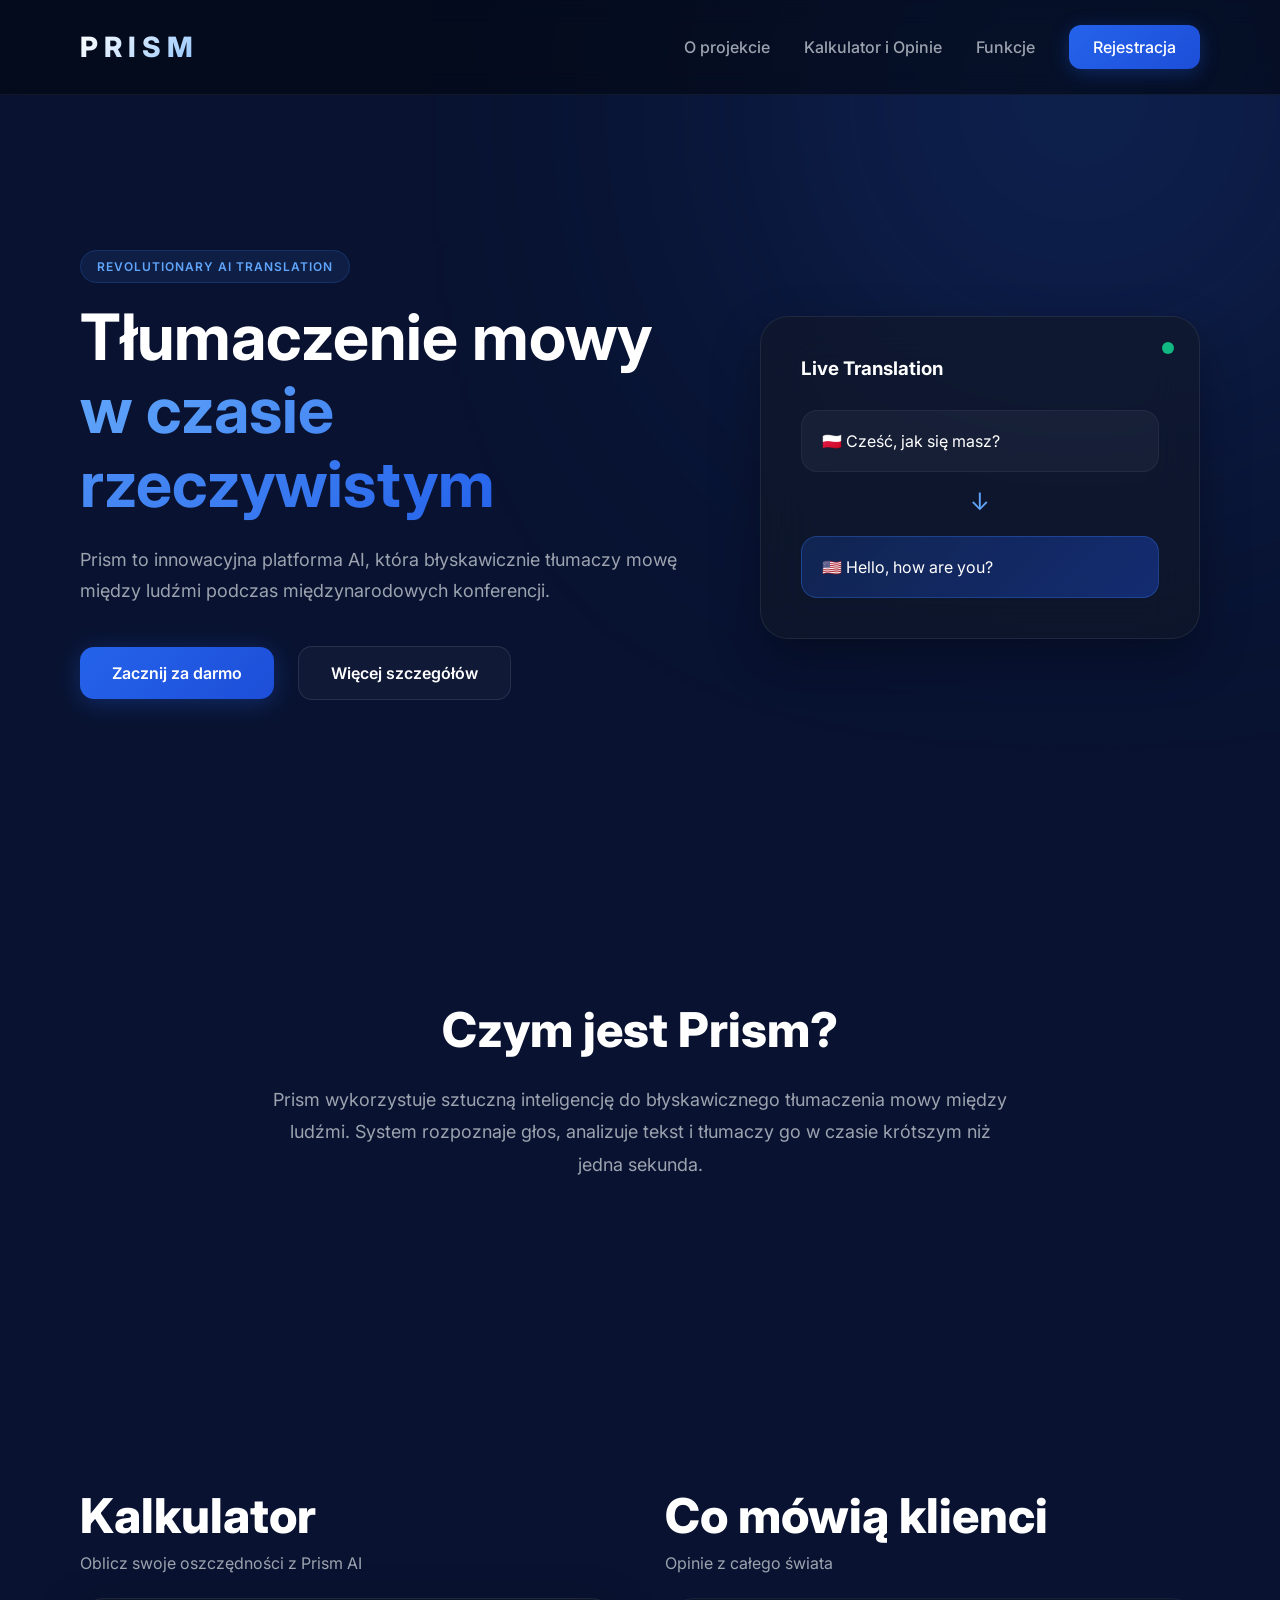
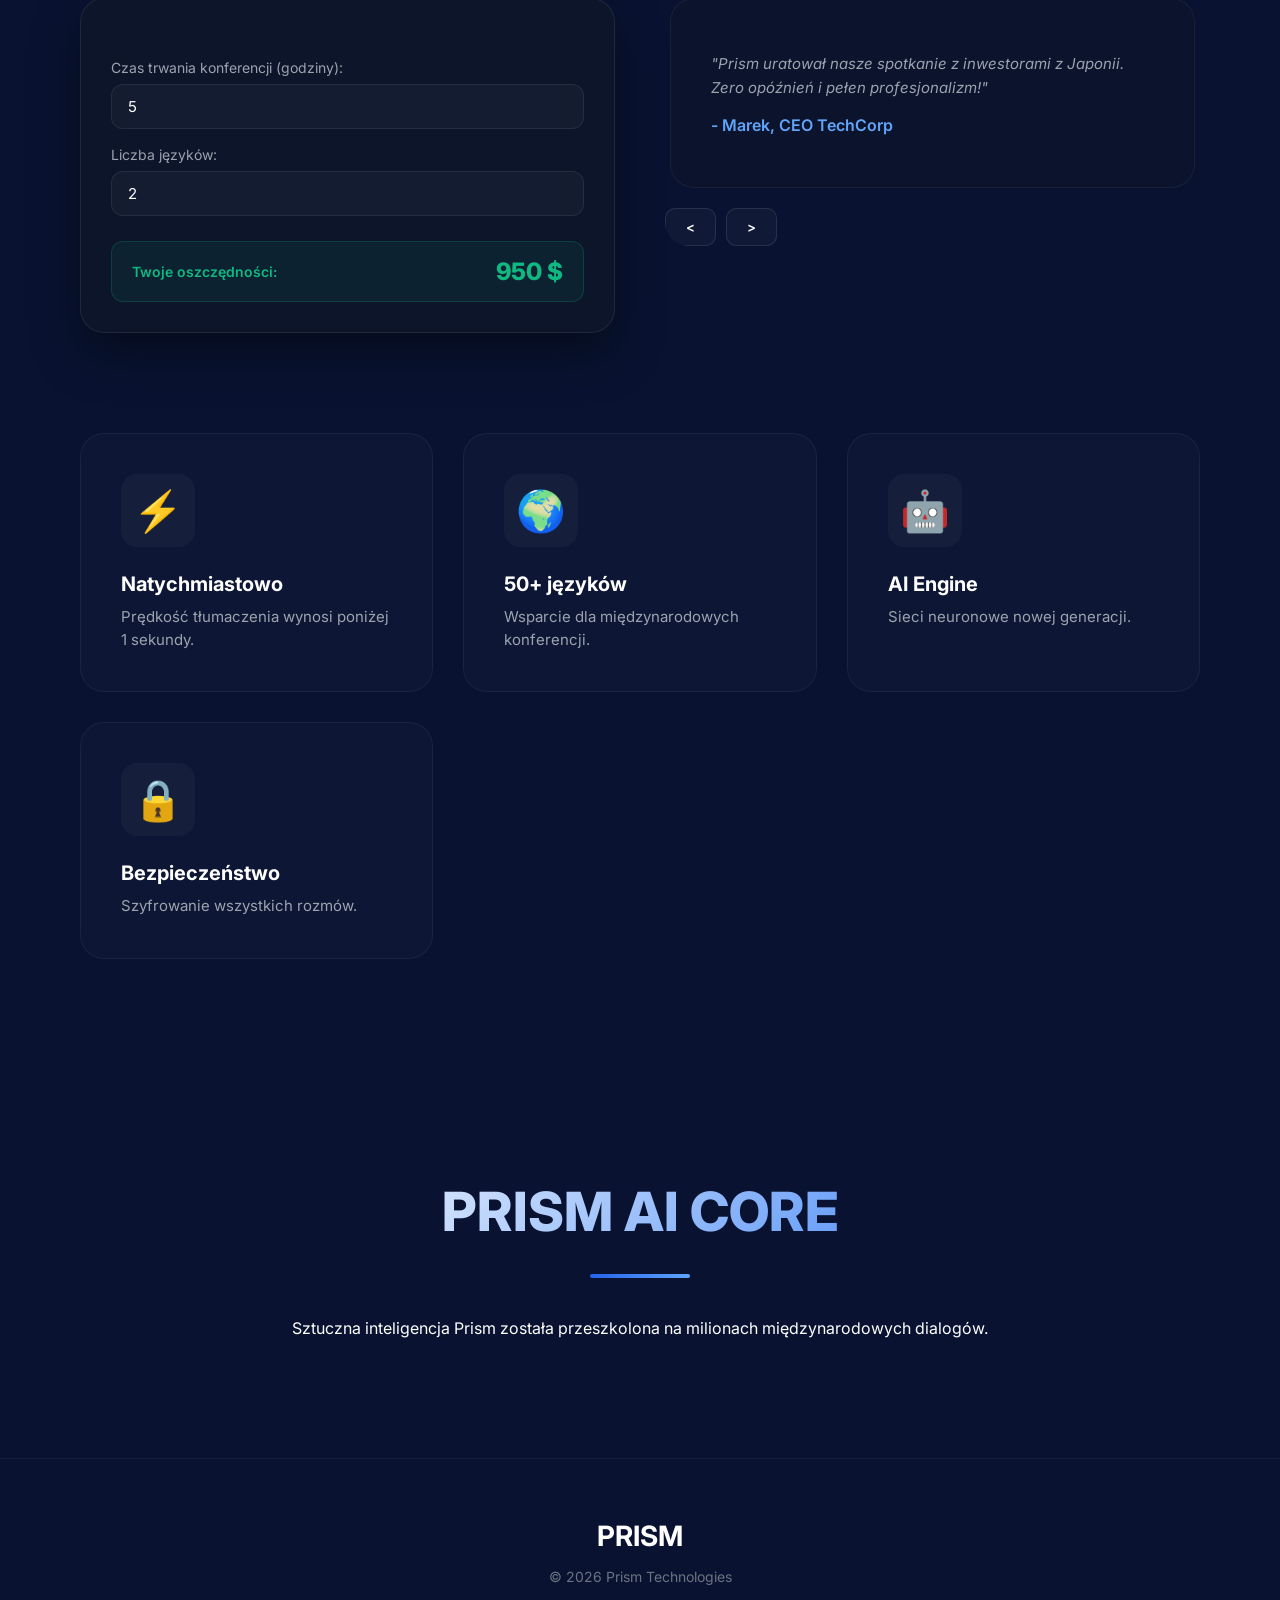
<file: index.html>
<!DOCTYPE html>
<html lang="pl">
<head>
  <meta charset="UTF-8">
  <meta name="viewport" content="width=device-width, initial-scale=1.0">
  <title>Prism AI Translation</title>
  <link rel="stylesheet" href="style.css">
  <link href="https://fonts.googleapis.com/css2?family=Inter:wght@300;400;600;700&display=swap" rel="stylesheet">
</head>
<body>

<div class="cursor-grid-glow"></div>
<div class="background-glow"></div>

<header>
  <div class="logo"><a href="index.html" style="color: inherit; text-decoration: none;">PRISM</a></div>
  <nav>
    <a href="#about">O projekcie</a>
    <a href="#tools">Kalkulator i Opinie</a>
    <a href="#features">Funkcje</a>
    <a href="register.html" class="nav-btn">Rejestracja</a>
  </nav>
</header>

<section class="hero">
  <div class="hero-left">
    <span class="tag">REVOLUTIONARY AI TRANSLATION</span>
    <h1>Tłumaczenie mowy <span>w czasie rzeczywistym</span></h1>
    <p>Prism to innowacyjna platforma AI, która błyskawicznie tłumaczy mowę między ludźmi podczas międzynarodowych konferencji.</p>
    <div class="hero-buttons">
      <a href="register.html" class="main-btn">Zacznij za darmo</a>
      <a href="#features" class="secondary-btn">Więcej szczegółów</a>
    </div>
  </div>

  <div class="hero-right">
    <div class="glass-card big-card">
      <div class="pulse"></div>
      <h3>Live Translation</h3>
      <div class="translation-box">
        <div class="lang">🇵🇱 Cześć, jak się masz?</div>
        <div class="arrow">↓</div>
        <div class="lang translated">🇺🇸 Hello, how are you?</div>
      </div>
    </div>
  </div>
</section>

<section id="about" class="section">
  <h2>Czym jest Prism?</h2>
  <p class="section-text">Prism wykorzystuje sztuczną inteligencję do błyskawicznego tłumaczenia mowy między ludźmi. System rozpoznaje głos, analizuje tekst i tłumaczy go w czasie krótszym niż jedna sekunda.</p>
</section>

<section id="tools" class="section compact-tools-section">
  <div class="interactive-container">
    
    <div class="calc-side">
      <h2>Kalkulator</h2>
      <p class="tool-subtitle">Oblicz swoje oszczędności z Prism AI</p>
      
      <div class="register-card mini-calc">
        <div class="form-group">
          <label>Czas trwania konferencji (godziny):</label>
          <input type="number" id="calc-hours" value="5" oninput="obliczOszczednosci()">
          
          <label>Liczba języków:</label>
          <input type="number" id="calc-langs" value="2" oninput="obliczOszczednosci()">
          
          <div class="calc-badge-result">
            <h4>Twoje oszczędności:</h4>
            <div id="calc-result">0 $</div>
          </div>
        </div>
      </div>
    </div>

    <div class="reviews-side">
      <h2>Co mówią klienci</h2>
      <p class="tool-subtitle">Opinie z całego świata</p>
      
      <div class="slider-container">
        <div class="slider-track" id="slider-track">
          <div class="slide">
            <div class="feature-card review-card">
              <p>"Prism uratował nasze spotkanie z inwestorami z Japonii. Zero opóźnień i pełen profesjonalizm!"</p>
              <h4>- Marek, CEO TechCorp</h4>
            </div>
          </div>
          <div class="slide">
            <div class="feature-card review-card">
              <p>"Najlepszy system tłumaczeń AI na rynku. Wyjątkowo prosty w obsłudze i niesamowicie skuteczny."</p>
              <h4>- Anna, Event Manager</h4>
            </div>
          </div>
        </div>
        
        <div class="slider-buttons">
          <button onclick="poprzedniSlajd()" class="secondary-btn btn-arrow"><</button>
          <button onclick="nastepnySlajd()" class="secondary-btn btn-arrow">></button>
        </div>
      </div>
    </div>

  </div>
</section>

<section id="features" class="features">
  <div class="feature-card">
    <div class="icon">⚡</div>
    <h3>Natychmiastowo</h3>
    <p>Prędkość tłumaczenia wynosi poniżej 1 sekundy.</p>
  </div>
  <div class="feature-card">
    <div class="icon">🌍</div>
    <h3>50+ języków</h3>
    <p>Wsparcie dla międzynarodowych konferencji.</p>
  </div>
  <div class="feature-card">
    <div class="icon">🤖</div>
    <h3>AI Engine</h3>
    <p>Sieci neuronowe nowej generacji.</p>
  </div>
  <div class="feature-card">
    <div class="icon">🔒</div>
    <h3>Bezpieczeństwo</h3>
    <p>Szyfrowanie wszystkich rozmów.</p>
  </div>
</section>

<section id="ai" class="ai-section">
  <div class="ai-box">
    <h2>PRISM AI CORE</h2>
    <div class="ai-lines">
      <div class="line"></div>
    </div>
    <p>Sztuczna inteligencja Prism została przeszkolona na milionach międzynarodowych dialogów.</p>
  </div>
</section>

<footer>
  <div class="footer-logo">PRISM</div>
  <p>© 2026 Prism Technologies</p>
</footer>

<script src="script.js"></script>
</body>
</html>
</file>
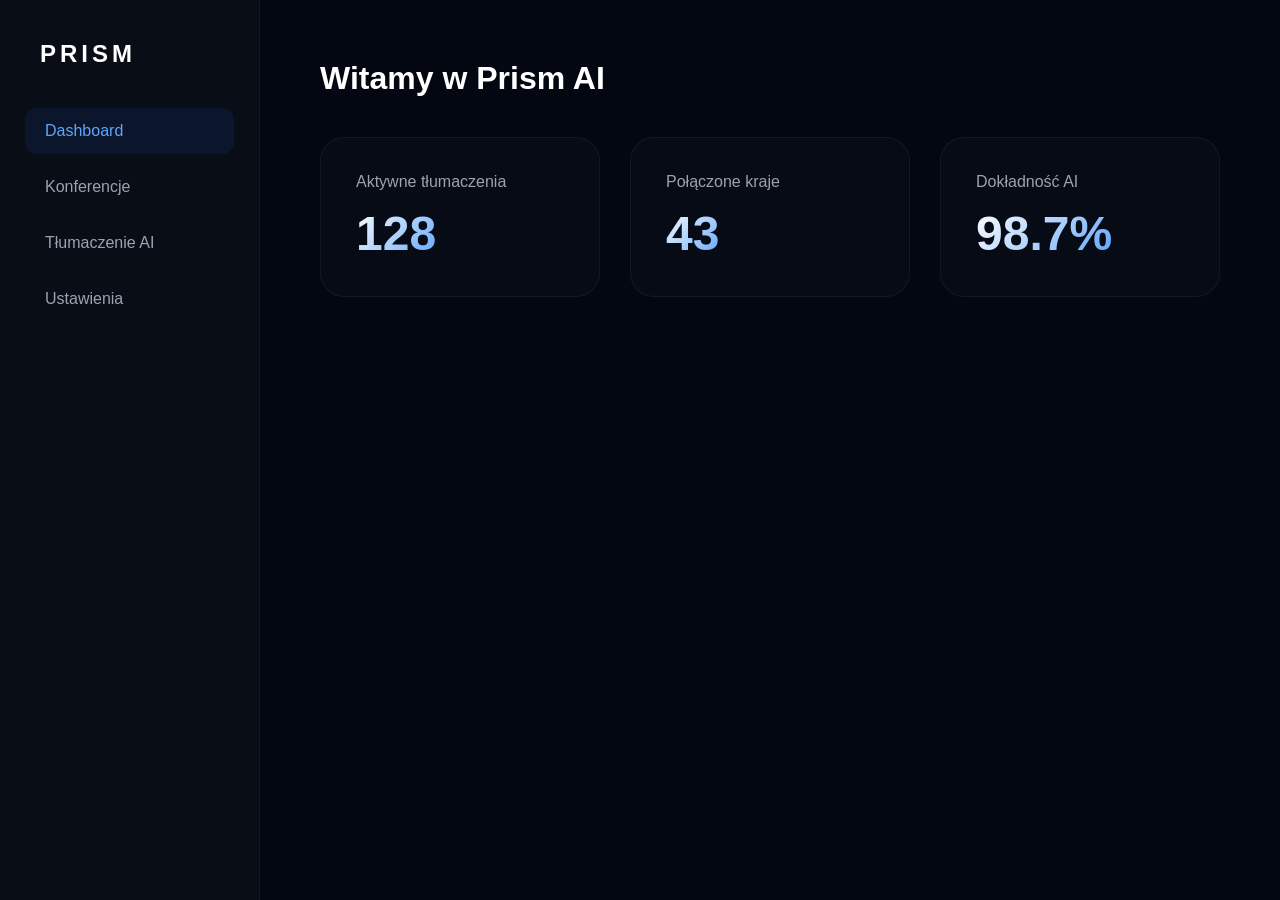
<file: dashboard.html>
<!DOCTYPE html>
<html lang="pl">
<head>
  <meta charset="UTF-8">
  <meta name="viewport" content="width=device-width, initial-scale=1.0">
  <title>Prism Dashboard</title>
  <link rel="stylesheet" href="style.css">
</head>
<body>

<div class="cursor-grid-glow"></div>

<div class="dashboard">

  <aside class="sidebar">
    <h2><a href="index.html" style="color: inherit; text-decoration: none;">PRISM</a></h2>
    <ul>
      <li id="btn-main" class="active" onclick="pokazatSekciju('dashboard-main')">Dashboard</li>
      <li id="btn-conf" onclick="pokazatSekciju('conferences')">Konferencje</li>
      <li id="btn-ai" onclick="pokazatSekciju('ai-translation')">Tłumaczenie AI</li>
      <li id="btn-sett" onclick="pokazatSekciju('settings')">Ustawienia</li>
    </ul>
  </aside>

  <main class="dashboard-content">
    
    <div id="dashboard-main">
      <h1>Witamy w Prism AI</h1>
      <div class="dashboard-cards">
        <div class="dash-card">
          <h3>Aktywne tłumaczenia</h3>
          <span>128</span>
        </div>
        <div class="dash-card">
          <h3>Połączone kraje</h3>
          <span>43</span>
        </div>
        <div class="dash-card">
          <h3>Dokładność AI</h3>
          <span>98.7%</span>
        </div>
      </div>
    </div>

    <div id="conferences" style="display: none;">
      <h1>Planer Konferencji</h1>
      
      <div class="register-card" style="width: 100%; margin-top: 20px; background: rgba(17, 24, 39, 0.6);">
        <h3>Zaplanuj nowe wydarzenie</h3>
        <div style="display: flex; gap: 15px; margin-top: 20px; align-items: center; flex-wrap: wrap;">
          <input type="text" id="conf-name" placeholder="Nazwa konferencji" style="flex: 2; margin: 0;">
          <input type="date" id="conf-date" style="flex: 1; margin: 0;">
          <button onclick="dodajKonferencje()" style="width: auto; padding: 16px 35px; margin: 0;">Dodaj</button>
        </div>
      </div>

      <h3 style="margin-top: 40px;">Twoje zaplanowane wydarzenia:</h3>
      <div id="conf-list" style="margin-top: 20px;">
        <p style="color: #6b7280;">Nie masz jeszcze zaplanowanych konferencji.</p>
      </div>
    </div>

    <div id="ai-translation" style="display: none;"><h1>Tłumaczenie AI</h1></div>
    <div id="settings" style="display: none;"><h1>Ustawienia</h1></div>

  </main>
</div>

<script src="script.js"></script>
</body>
</html>
</file>
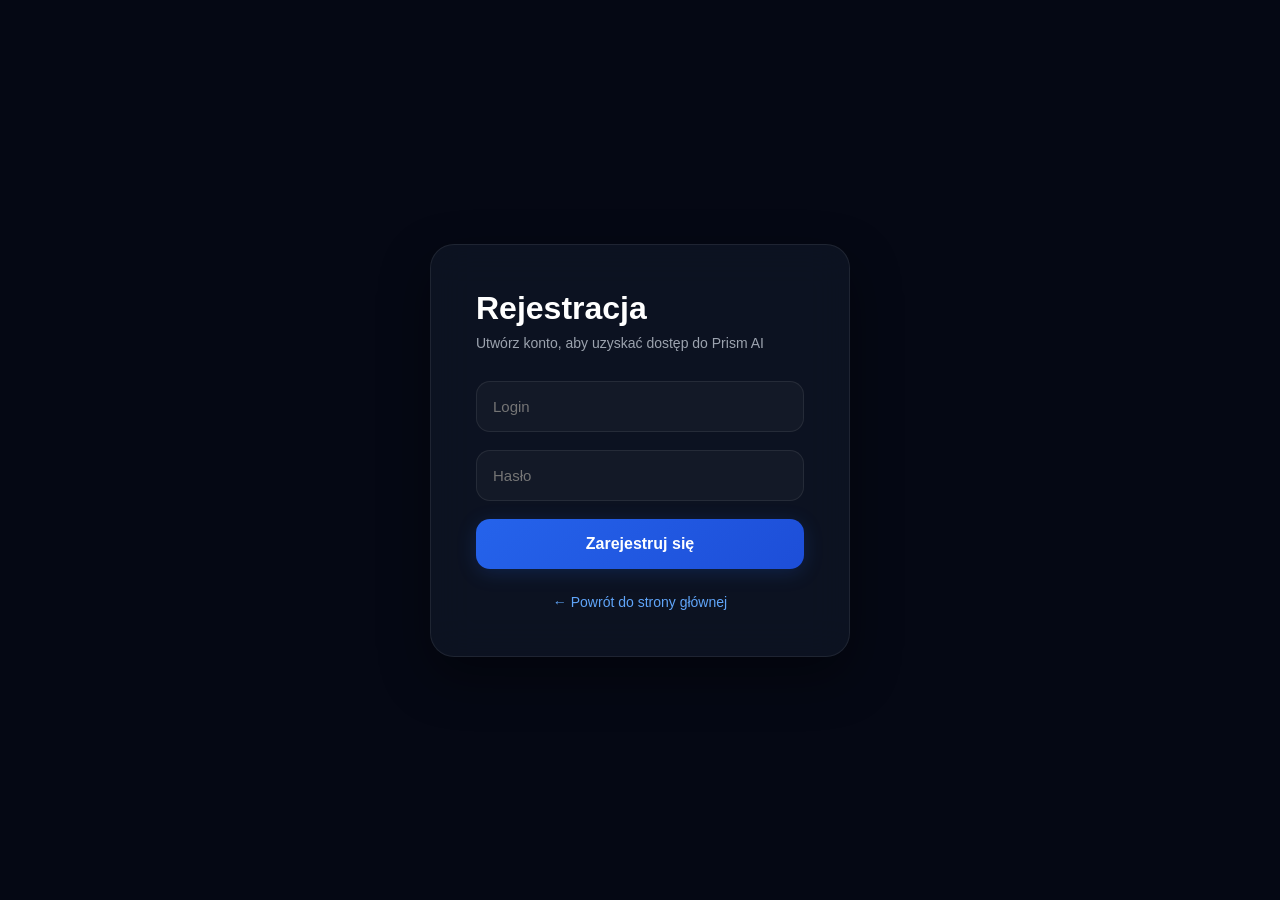
<file: register.html>
<!DOCTYPE html>
<html lang="pl">
<head>
  <meta charset="UTF-8">
  <meta name="viewport" content="width=device-width, initial-scale=1.0">
  <title>Prism Register</title>
  <link rel="stylesheet" href="style.css">
</head>
<body>

<div class="cursor-grid-glow"></div>
<div class="background-glow"></div>

<div class="register-container">
  <div class="register-card">
    <h1>Rejestracja</h1>
    <p>Utwórz konto, aby uzyskać dostęp do Prism AI</p>

    <div class="form-group">
      <input type="text" id="login" placeholder="Login">
      <input type="password" id="password" placeholder="Hasło">
      <button onclick="zarejestruj()">Zarejestruj się</button>
    </div>

    <div id="success-msg" style="display: none; margin-top: 20px; color: #10b981; font-weight: 600; text-align: center;">
      Rejestracja udana! Przekierowanie...
    </div>

    <div style="text-align: center;">
      <a href="index.html" class="back-link">← Powrót do strony głównej</a>
    </div>
  </div>
</div>


<script src="script.js"></script>
<script>
  function zarejestruj() {
    var login = document.getElementById("login").value;
    var pass = document.getElementById("password").value;
    if(!login || !pass) {
      alert("Proszę wypełnić wszystkie pola!");
      return;
    }
    document.getElementById("success-msg").style.display = "block";
    setTimeout(function() {
      window.location.href = "dashboard.html";
    }, 1500);

    window.localStorage.setItem("userLogin", login);
    window.localStorage.setItem("userPassword", pass);

  }
</script>
</body>
</html>
</file>
<file: style.css>
*{
  margin:0;
  padding:0;
  box-sizing:border-box;
  font-family:'Inter',sans-serif;
}

body{
  background:#091331;
  color:white;
  overflow-x:hidden;
}

.background-glow{
  position:fixed;
  width:600px;
  height:600px;
  background:radial-gradient(circle, #3b82f6 0%, #1d4ed8 100%);
  filter:blur(160px);
  opacity:.18;
  top:-200px;
  right:-100px;
  z-index:-1;
  pointer-events: none;
}

header{
  display:flex;
  justify-content:space-between;
  align-items:center;
  padding:30px 80px;
  backdrop-filter: blur(12px);
  background: rgba(3, 7, 18, 0.6);
  position: sticky;
  top: 0;
  z-index: 100;
  border-bottom: 1px solid rgba(255,255,255,0.05);
}

.logo{
  font-size:28px;
  font-weight:800;
  letter-spacing:6px;
  background: linear-gradient(135deg, #fff 0%, #93c5fd 100%);
  background-clip: text;
  -webkit-background-clip: text;
  -webkit-text-fill-color: transparent;
}

nav a{
  color:#9ca3af;
  text-decoration:none;
  margin-left:30px;
  font-weight: 500;
  transition:.3s ease;
}

nav a:hover{
  color:#fff;
  text-shadow: 0 0 15px rgba(59, 130, 246, 0.6);
}

.nav-btn{
  background: linear-gradient(135deg, #2563eb 0%, #1d4ed8 100%);
  padding:12px 24px;
  border-radius:12px;
  color: white !important;
  box-shadow: 0 4px 20px rgba(37, 99, 235, 0.3);
}

.nav-btn:hover {
  transform: translateY(-2px);
  box-shadow: 0 6px 25px rgba(37, 99, 235, 0.5);
}

.hero{
  display:flex;
  justify-content:space-between;
  align-items:center;
  min-height:85vh;
  padding:0 80px;
  flex-wrap:wrap;
}

.hero-left{
  max-width:600px;
}

.tag{
  background:rgba(59, 130, 246, 0.1);
  border: 1px solid rgba(59, 130, 246, 0.2);
  padding:8px 16px;
  border-radius:30px;
  font-size:12px;
  font-weight: 600;
  letter-spacing: 1px;
  color:#60a5fa;
}

.hero h1{
  font-size:64px;
  margin-top:25px;
  line-height:1.15;
  font-weight: 700;
}

.hero h1 span{
  background: linear-gradient(135deg, #60a5fa 0%, #2563eb 100%);
  background-clip: text;
  -webkit-background-clip: text;
  -webkit-text-fill-color: transparent;
}

.hero p{
  margin-top:25px;
  font-size:18px;
  line-height:1.7;
  color:#9ca3af;
}

.hero-buttons{
  margin-top:40px;
}

.main-btn,
.secondary-btn{
  text-decoration:none;
  padding:16px 32px;
  border-radius:14px;
  margin-right:20px;
  font-weight: 600;
  transition:.3s cubic-bezier(0.4, 0, 0.2, 1);
  display: inline-block;
}

.main-btn{
  background: linear-gradient(135deg, #2563eb 0%, #1d4ed8 100%);
  color:white;
  box-shadow: 0 4px 25px rgba(37, 99, 235, 0.3);
}

.main-btn:hover{
  transform:translateY(-4px);
  box-shadow: 0 8px 30px rgba(37, 99, 235, 0.5);
}

.secondary-btn{
  border:1px solid rgba(255,255,255,.1);
  background: rgba(255,255,255,0.03);
  color:white;
}

.secondary-btn:hover{
  background: rgba(255,255,255,0.08);
  border-color: rgba(255,255,255,0.2);
  transform: translateY(-2px);
}

.glass-card{
  background: rgba(17, 24, 39, 0.6);
  border: 1px solid rgba(255,255,255,.08);
  backdrop-filter:blur(24px);
  border-radius:28px;
  box-shadow: 0 20px 50px rgba(0,0,0,0.3);
}

.big-card{
  width:440px;
  padding:40px;
  position:relative;
  transition: transform 0.1s ease-out;
}

.translation-box{
  margin-top:30px;
}

.lang{
  background:rgba(255,255,255,.04);
  border: 1px solid rgba(255,255,255,0.05);
  padding:20px;
  border-radius:16px;
  font-size: 16px;
  transition: .3s;
}

.translated{
  margin-top:20px;
  background: linear-gradient(135deg, rgba(37,99,235,0.2) 0%, rgba(29,78,216,0.4) 100%);
  border: 1px solid rgba(59, 130, 246, 0.3);
}

.arrow{
  text-align:center;
  margin:15px 0;
  font-size:24px;
  color: #60a5fa;
  animation: float 2s infinite ease-in-out;
}

@keyframes float {
  0%, 100% { transform: translateY(0); }
  50% { transform: translateY(6px); }
}

.pulse{
  width:12px;
  height:12px;
  border-radius:50%;
  background:#10b981;
  position:absolute;
  top:25px;
  right:25px;
  animation: pulsirovanie 2s infinite ease-in-out;
}

@keyframes pulsirovanie {
  0% { transform: scale(0.9); box-shadow: 0 0 8px rgba(16, 185, 129, 0.5); }
  50% { transform: scale(1.2); box-shadow: 0 0 25px rgba(16, 185, 129, 1), 0 0 40px rgba(16, 185, 129, 0.4); }
  100% { transform: scale(0.9); box-shadow: 0 0 8px rgba(16, 185, 129, 0.5); }
}

.section{
  padding:140px 20px;
  text-align:center;
}

.section h2{
  font-size:48px;
  font-weight: 800;
}

.section-text{
  max-width:750px;
  margin:25px auto;
  color:#9ca3af;
  line-height:1.8;
  font-size:18px;
}


.features{
  display:grid;
  grid-template-columns:repeat(auto-fit,minmax(260px,1fr));
  gap:30px;
  padding:0 80px 100px 80px;
}


.feature-card{
  background: rgba(255, 255, 255, 0.02);
  border: 1px solid rgba(255, 255, 255, 0.05);
  border-radius: 24px;
  padding: 40px;
  transition: transform 0.4s cubic-bezier(0.16, 1, 0.3, 1), 
              box-shadow 0.4s cubic-bezier(0.16, 1, 0.3, 1), 
              border-color 0.4s ease, 
              background 0.4s ease;
}


.feature-card:hover {
  
  transform: translateY(-10px);
  
  
  background: rgba(255, 255, 255, 0.05);
  
  
  border-color: rgba(59, 130, 246, 0.4);
  
  
  box-shadow: 0 15px 35px rgba(0, 0, 0, 0.4), 
              0 0 25px rgba(37, 99, 235, 0.2);
}


.feature-card:hover .icon {
  transform: translateY(-4px);
  background: rgba(59, 130, 246, 0.1);
}

.feature-card h3 {
  margin-bottom: 10px;
  font-size: 20px;
  transition: color 0.3s;
}


.feature-card:hover h3 {
  color: #fff;
}

.feature-card p {
  color: #9ca3af;
  font-size: 15px;
  line-height: 1.5;
}

.icon{
  font-size:40px;
  margin-bottom:25px;
  display: inline-block;
  background: rgba(255,255,255,0.03);
  padding: 12px;
  border-radius: 16px;
  transition: transform 0.3s ease, background 0.3s ease;
}

.ai-section{
  padding:120px 20px;
  text-align:center;
}

.ai-box{
  max-width:800px;
  margin:auto;
}

.ai-box h2{
  font-size:54px;
  font-weight: 800;
  margin-bottom:30px;
  background: linear-gradient(135deg, #fff 0%, #3b82f6 100%);
  background-clip: text;
  -webkit-background-clip: text;
  -webkit-text-fill-color: transparent;
}

.ai-lines{
  display:flex;
  justify-content:center;
  gap:15px;
  margin-bottom:40px;
}

.line{
  width:100px;
  height:4px;
  border-radius: 2px;
  background: linear-gradient(90deg, #2563eb, #60a5fa);
  animation: move 1.2s infinite alternate ease-in-out;
}

.line:nth-child(2) { animation-delay: 0.2s; }
.line:nth-child(3) { animation-delay: 0.4s; }

@keyframes move{
  from{ transform:scaleX(.3); opacity: 0.5; }
  to{ transform:scaleX(1.2); opacity: 1; }
}

footer{
  text-align:center;
  padding:60px;
  border-top:1px solid rgba(255,255,255,.05);
  color: #6b7280;
  font-size: 14px;
}

.footer-logo{
  font-size:28px;
  font-weight: 700;
  margin-bottom:15px;
  color: white;
}

.register-container {
  display: flex;
  justify-content: center;
  align-items: center;
  min-height: 100vh;
  background: #050814;
}

.register-card{
  width:420px;
  background:rgba(17, 24, 39, 0.7);
  backdrop-filter:blur(20px);
  border-radius:24px;
  padding:45px;
  border:1px solid rgba(255,255,255,.08);
  box-shadow: 0 20px 50px rgba(0,0,0,0.4);
}

.register-card h1{
  font-size:32px;
  font-weight: 700;
  margin-bottom: 8px;
}

.register-card p{
  color:#9ca3af;
  font-size: 14px;
}

.register-card .form-group{
  margin-top:30px;
}

.register-card input{
  width:100%;
  padding:16px;
  margin-bottom:18px;
  border: 1px solid rgba(255,255,255,0.08);
  border-radius:14px;
  background:rgba(255,255,255,.03);
  color:white;
  font-size: 15px;
  transition: .3s;
}

.register-card input:focus {
  outline: none;
  border-color: #2563eb;
  background: rgba(37, 99, 235, 0.05);
  box-shadow: 0 0 15px rgba(37, 99, 235, 0.2);
}

.register-card button{
  width:100%;
  padding:16px;
  border:none;
  border-radius:14px;
  background: linear-gradient(135deg, #2563eb 0%, #1d4ed8 100%);
  color:white;
  font-size:16px;
  font-weight: 600;
  cursor:pointer;
  transition: .3s;
  box-shadow: 0 4px 20px rgba(37, 99, 235, 0.2);
}

.register-card button:hover {
  transform: translateY(-2px);
  box-shadow: 0 6px 25px rgba(37, 99, 235, 0.4);
}

.back-link{
  display:inline-block;
  margin-top:25px;
  color:#60a5fa;
  text-decoration:none;
  font-size: 14px;
}

.back-link:hover {
  text-decoration: underline;
}

.dashboard{
  display:flex;
  min-height: 100vh;
  background: #030712;
}

.sidebar{
  width:260px;
  background:#090d16;
  padding:40px 25px;
  border-right: 1px solid rgba(255,255,255,0.05);
}

.sidebar h2 {
  font-weight: 800;
  letter-spacing: 4px;
  font-size: 24px;
  padding-left: 15px;
}

.sidebar ul{
  list-style:none;
  margin-top:40px;
}

.sidebar li{
  margin-bottom:10px;
  color:#9ca3af;
  padding: 14px 20px;
  border-radius: 12px;
  cursor: pointer;
  font-weight: 500;
  transition: .3s;
}

.sidebar li:hover, .sidebar li.active{
  background: rgba(37, 99, 235, 0.1);
  color: #60a5fa;
}

.dashboard-content{
  flex:1;
  padding:60px;
}

.dashboard-content h1 {
  font-size: 32px;
  font-weight: 700;
}

.dashboard-cards{
  margin-top:40px;
  display:grid;
  grid-template-columns:repeat(auto-fit,minmax(240px,1fr));
  gap:30px;
}

.dash-card{
  background: rgba(255,255,255,.02);
  border: 1px solid rgba(255,255,255,0.05);
  padding:35px;
  border-radius:24px;
  transition: .3s;
}

.dash-card:hover {
  transform: translateY(-5px);
  border-color: rgba(59, 130, 246, 0.2);
  background: rgba(255,255,255,0.03);
}

.dash-card h3 {
  font-size: 16px;
  color: #9ca3af;
  font-weight: 500;
  margin-bottom: 15px;
}

.dash-card span{
  font-size:48px;
  font-weight: 700;
  color:#fff;
  background: linear-gradient(135deg, #fff 0%, #60a5fa 100%);
  background-clip: text;
  -webkit-background-clip: text;
  -webkit-text-fill-color: transparent;
}

@media(max-width:900px){
  .hero{ padding:40px 20px; text-align:center; justify-content: center;}
  .hero h1{ font-size:42px; }
  header{ padding:20px; flex-direction:column; }
  nav{ margin-top:20px; }
  .big-card{ width:100%; margin-top:50px; }
  .features{ padding:20px; }
}

.slider-container {
  max-width: 800px;
  margin: auto;
  overflow: hidden;
  position: relative;
}

.slider-track {
  display: flex;
  transition: transform 0.5s ease-in-out;
  width: 200%; 
}

.slide {
  width: 50%;
  padding: 20px;
}


input[type="number"], input[type="date"] {
  width: 100%;
  padding: 16px;
  margin-bottom: 18px;
  border: 1px solid rgba(255,255,255,0.08);
  border-radius: 14px;
  background: rgba(255,255,255,.03);
  color: white;
  font-size: 15px;
}

label {
  display: block;
  margin-bottom: 8px;
  margin-top: 10px;
}

#conf-list .dash-card {
  display: flex;
  justify-content: space-between;
  align-items: center;           
  margin-bottom: 15px;
  padding: 20px 30px;
  background: rgba(255, 255, 255, 0.02);
  border: 1px solid rgba(255, 255, 255, 0.05);
  border-radius: 16px;
  transition: 0.3s ease;
}


#conf-list .dash-card:hover {
  border-color: rgba(16, 185, 129, 0.3); 
  background: rgba(255, 255, 255, 0.04);
  transform: translateY(-2px);
}


.conf-info strong {
  font-size: 18px;
  color: #fff;
  display: block;
  margin-bottom: 5px;
}


.conf-date {
  font-size: 14px;
  color: #9ca3af;
}


.status-badge {
  background: rgba(16, 185, 129, 0.1);    
  border: 1px solid rgba(16, 185, 129, 0.3); 
  color: #10b981;                          
  padding: 6px 14px;
  border-radius: 20px;                     
  font-size: 12px;
  font-weight: 600;
  letter-spacing: 0.5px;
  text-transform: uppercase;               
  box-shadow: 0 0 15px rgba(16, 185, 129, 0.15); 
}

/* kalk + slide */

.compact-tools-section {
  padding: 100px 80px;
  text-align: left;
}

.interactive-container {
  display: flex;
  gap: 50px;
  max-width: 1200px;
  margin: 40px auto 0 auto;
  align-items: flex-start;
}


.calc-side, .reviews-side {
  flex: 1; 
}

.tool-subtitle {
  color: #9ca3af;
  margin-top: 8px;
  margin-bottom: 25px;
  font-size: 16px;
}


.mini-calc {
  width: 100% !important;
  padding: 30px !important;
  background: rgba(17, 24, 39, 0.6) !important;
}

.mini-calc label {
  display: block;
  font-size: 14px;
  color: #9ca3af;
  margin-bottom: 8px;
  margin-top: 12px;
}

.mini-calc input[type="number"] {
  width: 100%;
  padding: 12px 16px;
  margin-bottom: 5px;
  border: 1px solid rgba(255, 255, 255, 0.08);
  border-radius: 12px;
  background: rgba(255, 255, 255, .03);
  color: white;
  font-size: 15px;
}


.calc-badge-result {
  background: rgba(16, 185, 129, 0.08);
  padding: 15px 20px;
  border-radius: 12px;
  border: 1px solid rgba(16, 185, 129, 0.2);
  margin-top: 20px;
  display: flex;
  justify-content: space-between;
  align-items: center;
}

.calc-badge-result h4 {
  color: #10b981;
  margin: 0;
  font-size: 14px;
  font-weight: 600;
}

#calc-result {
  font-size: 24px;
  font-weight: 800;
  color: #10b981;
}


.slider-container {
  width: 100%;
  overflow: hidden;
  position: relative;
  border-radius: 24px;
}

.slider-track {
  display: flex;
  transition: transform 0.5s cubic-bezier(0.16, 1, 0.3, 1);
  width: 200%;
}

.slide {
  width: 50%;
  padding: 0 5px; 
}

.review-card {
  background: rgba(17, 24, 39, 0.4) !important;
  min-height: 190px;
  display: flex;
  flex-direction: column;
  justify-content: center;
}

.review-card p {
  font-style: italic;
  line-height: 1.6;
}

.review-card h4 {
  margin-top: 15px;
  color: #60a5fa;
  font-weight: 600;
}

.slider-buttons {
  margin-top: 20px;
  display: flex;
  gap: 10px;
}

.btn-arrow {
  padding: 10px 20px !important;
  margin: 0 !important;
  border-radius: 10px !important;
  cursor: pointer;
}

/* Mobile adaption */
@media(max-width: 900px) {
  .interactive-container {
    flex-direction: column;
    gap: 40px;
  }
  .compact-tools-section {
    padding: 60px 20px;
  }
}

/* cursor */

/* setka */
.cursor-grid-glow {
  position: fixed;
  top: 0;
  left: 0;
  width: 100vw;
  height: 100vh;
  pointer-events: none; 
  z-index: -1;
  
  background-image: 
    linear-gradient(rgba(59, 130, 246, 0.08) 1px, transparent 1px),
    linear-gradient(90deg, rgba(59, 130, 246, 0.08) 1px, transparent 1px);
  background-size: 40px 40px;
  
  -webkit-mask-image: radial-gradient(300px circle at var(--x, 0px) var(--y, 0px), black 20%, transparent 80%);
  mask-image: radial-gradient(300px circle at var(--x, 0px) var(--y, 0px), black 20%, transparent 80%);
  
  opacity: 0;
  transition: opacity 0.5s ease;
}


.background-glow {
  z-index: -2 !important; 
}

body:hover .cursor-grid-glow {
  opacity: 1;
}
</file>
